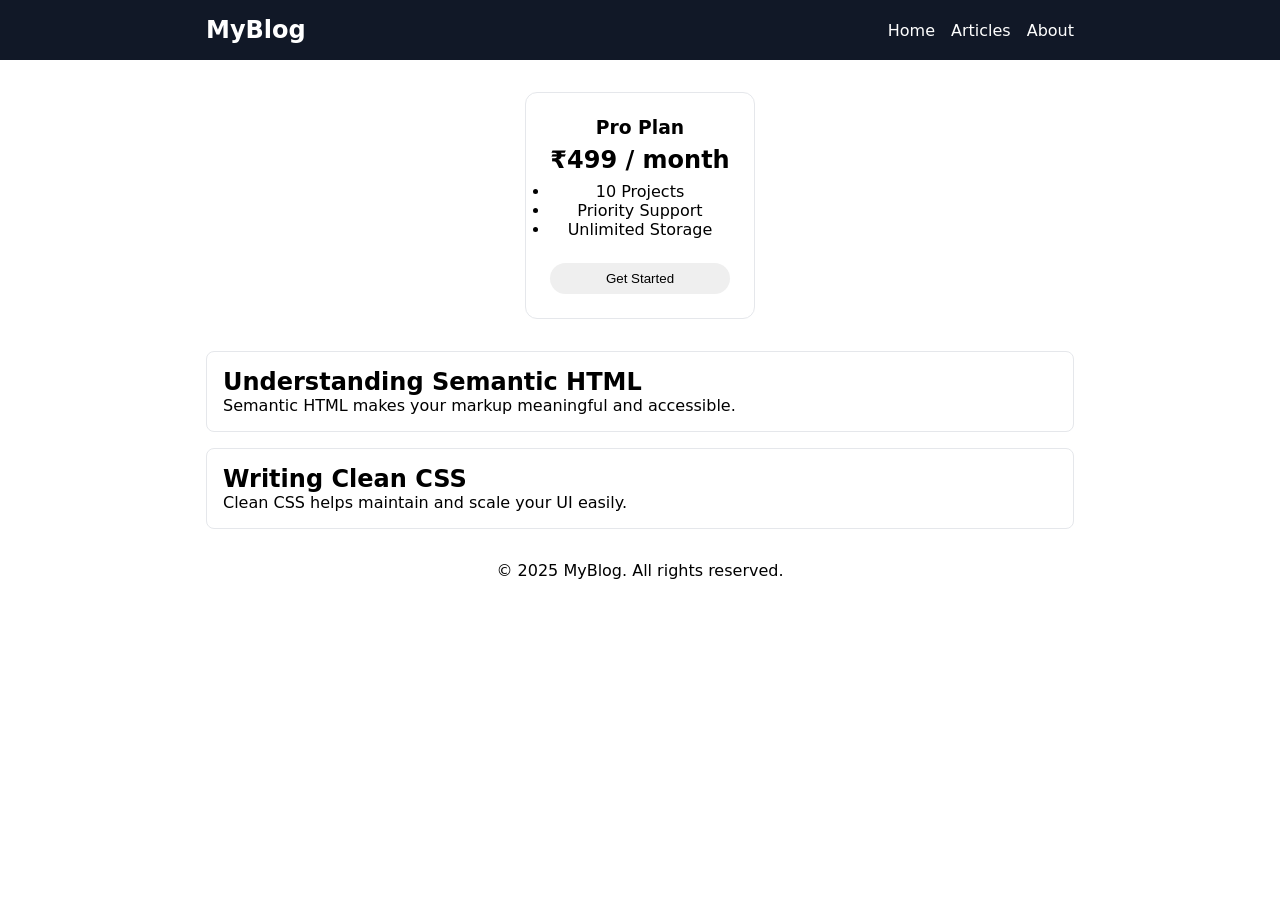
<file: week1/day1/index.html>
<!DOCTYPE html>
<html lang="en">
<head>
  <meta charset="UTF-8" />
  <title>My Blog</title>
  <link rel="stylesheet" href="style.css" />
</head>
<body>
  <header>
    <nav class="navbar">
      <h1 class="logo">MyBlog</h1>
      <ul class="nav-links">
        <li><a href="#">Home</a></li>
        <li><a href="#">Articles</a></li>
        <li><a href="#">About</a></li>
      </ul>
      <button class="menu-btn">☰</button>
    </nav>
  </header>

  <section class="pricing">
  <div class="pricing-card">
    <h3>Pro Plan</h3>
    <p class="price">₹499 / month</p>
    <ul>
      <li>10 Projects</li>
      <li>Priority Support</li>
      <li>Unlimited Storage</li>
    </ul>
    <button>Get Started</button>
  </div>
</section>


  <main>
    <article class="post">
      <h2>Understanding Semantic HTML</h2>
      <p>Semantic HTML makes your markup meaningful and accessible.</p>
    </article>

    <article class="post">
      <h2>Writing Clean CSS</h2>
      <p>Clean CSS helps maintain and scale your UI easily.</p>
    </article>
  </main>

  <footer>
    <p>© 2025 MyBlog. All rights reserved.</p>
  </footer>

  <script src="script.js"></script>
</body>
</html>
</file>
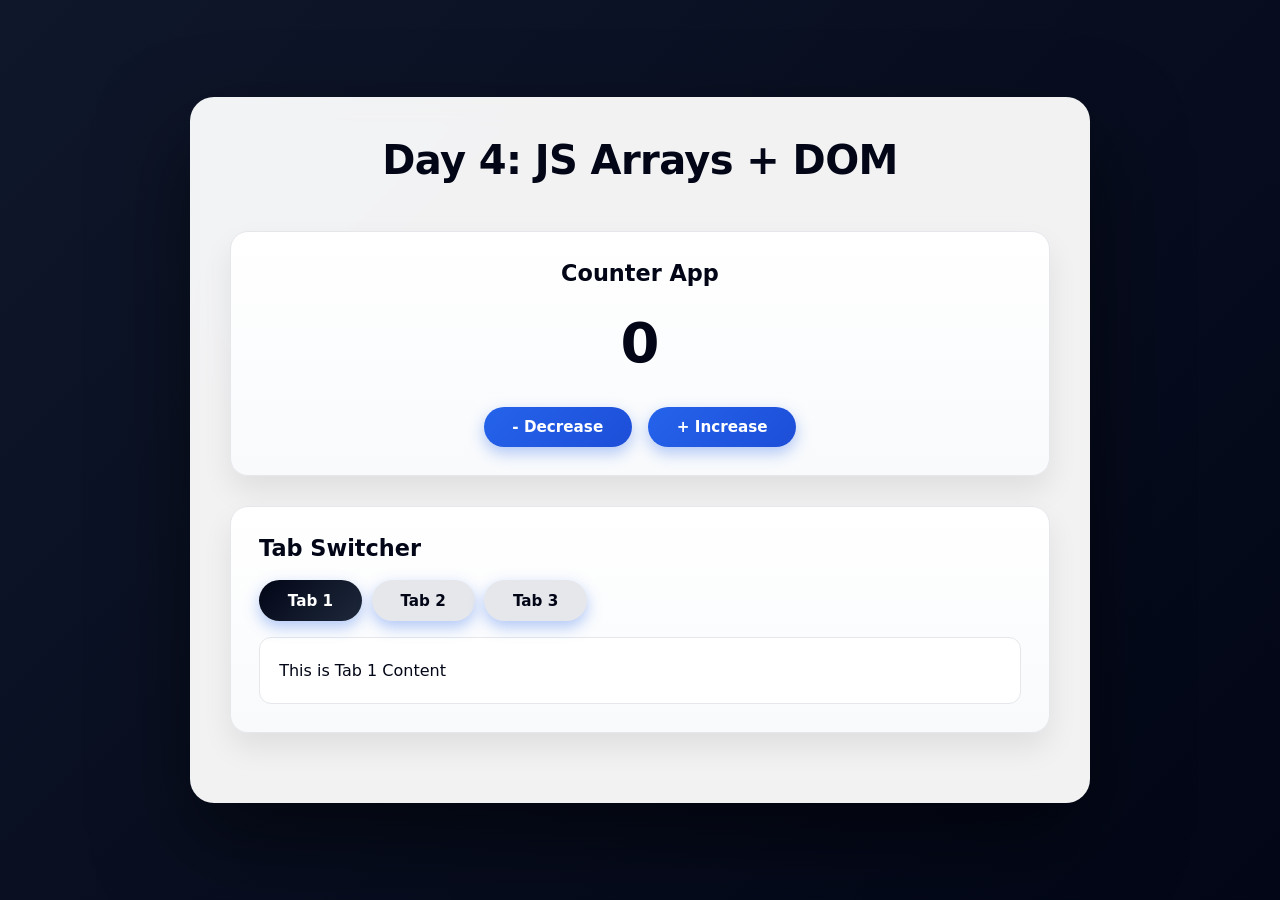
<file: week1/day4/index.html>
<!DOCTYPE html>
<html lang="en">
<head>
  <meta charset="UTF-8">
  <title>Day 4 - JS DOM Core</title>
  <link rel="stylesheet" href="style.css">
</head>
<body>

  <div class="container">
    <h1>Day 4: JS Arrays + DOM</h1>
    <section>
      <h2>Counter App</h2>
      <p id="count">0</p>
      <div class="btn-group">
        <button id="dec">- Decrease</button>
        <button id="inc">+ Increase</button>
      </div>
    </section>
    <section>
      <h2>Tab Switcher</h2>

      <div class="tabs">
        <button class="tab-btn active" data-tab="tab1">Tab 1</button>
        <button class="tab-btn" data-tab="tab2">Tab 2</button>
        <button class="tab-btn" data-tab="tab3">Tab 3</button>
      </div>

      <div class="tab-content-wrapper">
        <div class="tab-content active" id="tab1">This is Tab 1 Content</div>
        <div class="tab-content" id="tab2">This is Tab 2 Content</div>
        <div class="tab-content" id="tab3">This is Tab 3 Content</div>
      </div>
    </section>
  </div>

  <script src="script.js"></script>
</body>
</html>
</file>
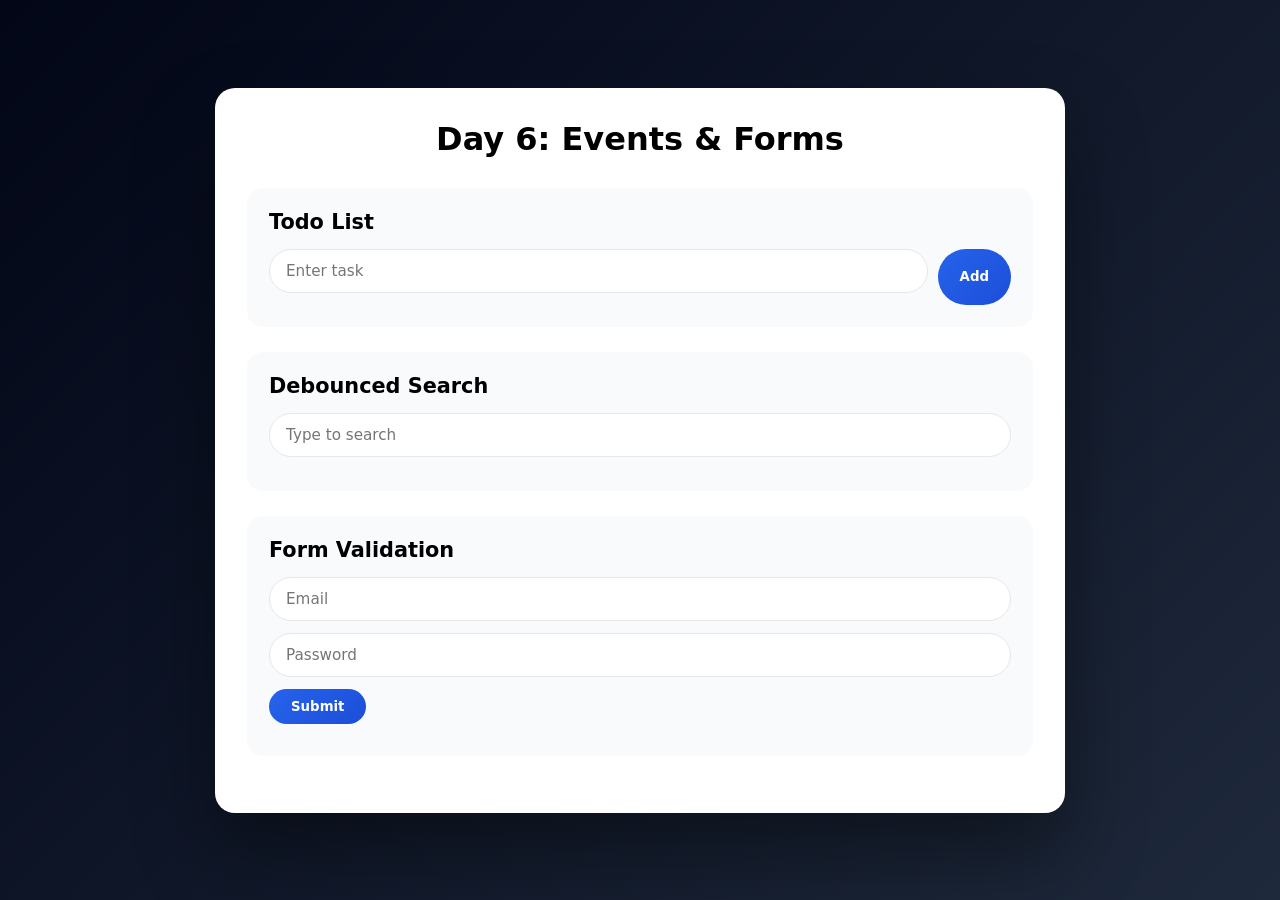
<file: week1/day6/index.html>
<!DOCTYPE html>
<html lang="en">
<head>
  <meta charset="UTF-8">
  <title>Day 6</title>
  <link rel="stylesheet" href="style.css">
</head>
<body>

  <div class="container">
    <h1>Day 6: Events & Forms</h1>

    <section>
      <h2>Todo List</h2>
      <div class="todo-input">
        <input id="todo-input" placeholder="Enter task">
        <button id="add-todo">Add</button>
      </div>
      <ul id="todo-list"></ul>
    </section>

    <section>
      <h2>Debounced Search</h2>
      <input id="debounce-input" placeholder="Type to search">
      <p id="debounce-result"></p>
    </section>

    <section>
      <h2>Form Validation</h2>
      <form id="form">
        <input type="email" id="email" placeholder="Email">
        <input type="password" id="password" placeholder="Password">
        <button type="submit">Submit</button>
        <p id="form-message"></p>
      </form>
    </section>

  </div>

  <script src="script.js"></script>
</body>
</html>
</file>
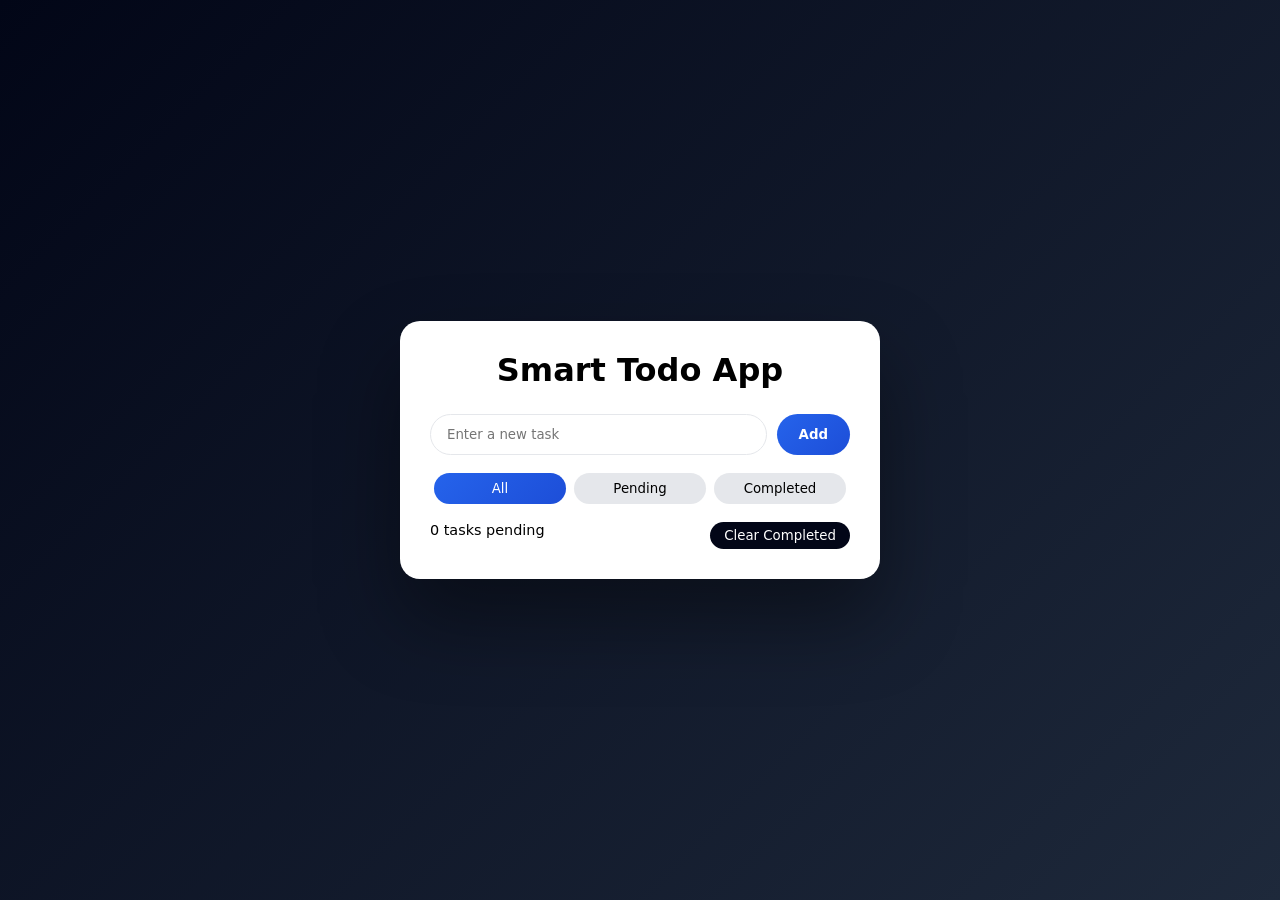
<file: week1/mini-project/index.html>
<!DOCTYPE html>
<html lang="en">
<head>
  <meta charset="UTF-8">
  <title>Final Mini Project - Todo App</title>
  <link rel="stylesheet" href="style.css">
</head>
<body>

  <div class="container">
    <h1>Smart Todo App</h1>

    <div class="todo-input">
      <input id="task-input" placeholder="Enter a new task">
      <button id="add-btn">Add</button>
    </div>

    <div class="filters">
      <button class="filter active" data-filter="all">All</button>
      <button class="filter" data-filter="pending">Pending</button>
      <button class="filter" data-filter="done">Completed</button>
    </div>

    <ul id="todo-list"></ul>

    <div class="footer">
      <p id="task-count"></p>
      <button id="clear-completed">Clear Completed</button>
    </div>
  </div>

  <script src="script.js"></script>
</body>
</html>
</file>
<file: week1/day1/style.css>
* {
  box-sizing: border-box;
  margin: 0;
  padding: 0;
}

body {
  font-family: system-ui, sans-serif;
}

header {
  background: #111827;
  color: white;
}

.navbar {
  max-width: 900px;
  margin: 0 auto;
  padding: 1rem;
  display: flex;
  align-items: center;
  justify-content: space-between;
}

.nav-links {
  list-style: none;
  display: flex;
  gap: 1rem;
}

.nav-links a {
  color: white;
  text-decoration: none;
}

.menu-btn {
  display: none;
  font-size: 1.5rem;
  background: none;
  border: none;
  color: white;
}

@media (max-width: 600px) {
  .nav-links {
    position: absolute;
    top: 60px;
    right: 10px;
    background: #111827;
    padding: 1rem;
    flex-direction: column;
    display: none;
  }

  .nav-links.show {
    display: flex;
  }

  .menu-btn {
    display: block;
  }
}

main {
  max-width: 900px;
  margin: 2rem auto;
  padding: 0 1rem;
}

.post {
  padding: 1rem;
  border: 1px solid #e5e7eb;
  border-radius: 0.5rem;
  margin-bottom: 1rem;
}
* {
  box-sizing: border-box;
  margin: 0;
  padding: 0;
}

body {
  font-family: system-ui, sans-serif;
}

header {
  background: #111827;
  color: white;
}

.navbar {
  max-width: 900px;
  margin: 0 auto;
  padding: 1rem;
  display: flex;
  align-items: center;
  justify-content: space-between;
}

.nav-links {
  list-style: none;
  display: flex;
  gap: 1rem;
}

.nav-links a {
  color: white;
  text-decoration: none;
}

.menu-btn {
  display: none;
  font-size: 1.5rem;
  background: none;
  border: none;
  color: white;
}

@media (max-width: 600px) {
  .nav-links {
    position: absolute;
    top: 60px;
    right: 10px;
    background: #111827;
    padding: 1rem;
    flex-direction: column;
    display: none;
  }

  .nav-links.show {
    display: flex;
  }

  .menu-btn {
    display: block;
  }
}

main {
  max-width: 900px;
  margin: 2rem auto;
  padding: 0 1rem;
}

footer {
    text-align: center;
}

.post {
  padding: 1rem;
  border: 1px solid #e5e7eb;
  border-radius: 0.5rem;
  margin-bottom: 1rem;
}

.pricing {
  display: flex;
  justify-content: center;
  margin-top: 2rem;
}

.pricing-card {
  display: flex;
  flex-direction: column;
  gap: 0.5rem;
  border-radius: 0.75rem;
  border: 1px solid #e5e7eb;
  padding: 1.5rem;
  max-width: 300px;
  text-align: center;
}

.pricing-card .price {
  font-size: 1.5rem;
  font-weight: bold;
}

.pricing-card button {
  margin-top: 1rem;
  padding: 0.5rem;
  border-radius: 999px;
  border: none;
  cursor: pointer;
}
</file>
<file: week1/day4/style.css>
* {
  margin: 0;
  padding: 0;
  box-sizing: border-box;
  font-family: "Inter", system-ui, sans-serif;
}

body {
  min-height: 100vh;
  background: linear-gradient(135deg, #0f172a, #020617);
  display: flex;
  align-items: center;
  justify-content: center;
  padding: 30px;
  color: #020617;
}

.container {
  width: 100%;
  max-width: 900px;
  background: rgba(255, 255, 255, 0.95);
  backdrop-filter: blur(14px);
  border-radius: 24px;
  padding: 40px;
  box-shadow: 0 40px 90px rgba(0, 0, 0, 0.5);
}

h1 {
  text-align: center;
  font-size: 2.5rem;
  margin-bottom: 3rem;
  font-weight: 700;
  letter-spacing: -0.6px;
}

h2 {
  font-size: 1.4rem;
  margin-bottom: 1.2rem;
  font-weight: 600;
}

section {
  background: linear-gradient(180deg, #ffffff, #f8fafc);
  border-radius: 18px;
  padding: 28px;
  margin-bottom: 30px;
  border: 1px solid #e5e7eb;
  box-shadow: 0 15px 30px rgba(0, 0, 0, 0.08);
}

section:first-of-type {
  text-align: center;
}

#count {
  font-size: 3.5rem;
  font-weight: 700;
  margin: 1.5rem 0 2rem;
}

.btn-group {
  display: flex;
  gap: 1rem;
  justify-content: center;
  flex-wrap: wrap;
}

button {
  padding: 0.7rem 1.8rem;
  border-radius: 999px;
  border: none;
  font-size: 0.95rem;
  font-weight: 600;
  cursor: pointer;
  background: linear-gradient(135deg, #2563eb, #1d4ed8);
  color: white;
  transition: all 0.2s ease;
  box-shadow: 0 6px 15px rgba(37, 99, 235, 0.35);
}

button:hover {
  transform: translateY(-2px);
  box-shadow: 0 14px 30px rgba(37, 99, 235, 0.45);
}

button:active {
  transform: scale(0.96);
}

.tabs {
  display: flex;
  gap: 0.6rem;
  margin-bottom: 1rem;
  flex-wrap: wrap;
}

.tab-btn {
  background: #e5e7eb;
  color: #020617;
}

.tab-btn.active {
  background: linear-gradient(135deg, #020617, #1e293b);
  color: white;
}

.tab-content-wrapper {
  margin-top: 1rem;
}

.tab-content {
  display: none;
  background: white;
  border-radius: 12px;
  padding: 1.2rem;
  border: 1px solid #e5e7eb;
  line-height: 1.7;
  animation: slideFade 0.25s ease;
}

.tab-content.active {
  display: block;
}

.console-info {
  text-align: center;
  font-size: 0.95rem;
  color: #475569;
}

@keyframes slideFade {
  from {
    opacity: 0;
    transform: translateY(10px);
  }
  to {
    opacity: 1;
    transform: translateY(0);
  }
}

@media (max-width: 720px) {
  .container {
    padding: 24px;
  }

  h1 {
    font-size: 1.9rem;
  }

  h2 {
    font-size: 1.2rem;
  }

  #count {
    font-size: 2.6rem;
  }

  button {
    width: 100%;
  }
}
</file>
<file: week1/day6/style.css>
* {
  margin: 0;
  padding: 0;
  box-sizing: border-box;
  font-family: system-ui, sans-serif;
}

body {
  min-height: 100vh;
  background: linear-gradient(135deg, #020617, #1e293b);
  display: flex;
  align-items: center;
  justify-content: center;
  padding: 30px;
}

.container {
  width: 100%;
  max-width: 850px;
  background: white;
  border-radius: 20px;
  padding: 32px;
  box-shadow: 0 40px 80px rgba(0,0,0,0.4);
}

h1 {
  text-align: center;
  font-size: 2rem;
  margin-bottom: 30px;
}

h2 {
  margin-bottom: 15px;
  font-size: 1.3rem;
}

section {
  background: #f8fafc;
  padding: 22px;
  border-radius: 16px;
  margin-bottom: 25px;
}

input {
  width: 100%;
  padding: 12px 16px;
  border-radius: 999px;
  border: 1px solid #e5e7eb;
  font-size: 0.95rem;
  margin-bottom: 12px;
}

button {
  padding: 10px 22px;
  border-radius: 999px;
  border: none;
  background: linear-gradient(135deg, #2563eb, #1d4ed8);
  color: white;
  font-weight: 600;
  cursor: pointer;
  transition: 0.2s;
}

button:hover {
  transform: translateY(-2px);
  box-shadow: 0 10px 20px rgba(37,99,235,0.4);
}

.todo-input {
  display: flex;
  gap: 10px;
}

.todo-input input {
  flex: 1;
}

#todo-list li {
  background: white;
  padding: 12px 16px;
  border-radius: 999px;
  margin-bottom: 10px;
  display: flex;
  justify-content: space-between;
  cursor: pointer;
}

#todo-list li.done {
  text-decoration: line-through;
  opacity: 0.6;
}

#debounce-result {
  font-size: 0.9rem;
  color: #475569;
}

#form-message {
  margin-top: 10px;
  font-size: 0.9rem;
}
</file>
<file: week1/mini-project/style.css>
* {
  margin: 0;
  padding: 0;
  box-sizing: border-box;
  font-family: system-ui, sans-serif;
}

body {
  min-height: 100vh;
  background: linear-gradient(135deg, #020617, #1e293b);
  display: flex;
  align-items: center;
  justify-content: center;
  padding: 30px;
}

.container {
  width: 100%;
  max-width: 480px;
  background: white;
  padding: 30px;
  border-radius: 20px;
  box-shadow: 0 40px 80px rgba(0,0,0,0.4);
}

h1 {
  text-align: center;
  margin-bottom: 25px;
}

.todo-input {
  display: flex;
  gap: 10px;
  margin-bottom: 18px;
}

.todo-input input {
  flex: 1;
  padding: 12px 16px;
  border-radius: 999px;
  border: 1px solid #e5e7eb;
}

.todo-input button {
  padding: 12px 22px;
  border-radius: 999px;
  border: none;
  background: linear-gradient(135deg, #2563eb, #1d4ed8);
  color: white;
  font-weight: 600;
  cursor: pointer;
}

.filters {
  display: flex;
  justify-content: space-between;
  margin-bottom: 18px;
}

.filters button {
  flex: 1;
  margin: 0 4px;
  padding: 8px;
  border-radius: 999px;
  border: none;
  background: #e5e7eb;
  cursor: pointer;
  font-weight: 500;
}

.filters .active {
  background: linear-gradient(135deg, #2563eb, #1d4ed8);
  color: white;
}

#todo-list {
  list-style: none;
  margin-bottom: 18px;
}

#todo-list li {
  background: #f8fafc;
  padding: 12px 14px;
  border-radius: 999px;
  margin-bottom: 10px;
  display: flex;
  align-items: center;
  justify-content: space-between;
}

#todo-list li.done {
  text-decoration: line-through;
  opacity: 0.6;
}

#todo-list button {
  background: crimson;
  border: none;
  color: white;
  padding: 6px 12px;
  border-radius: 999px;
  cursor: pointer;
}

.footer {
  display: flex;
  justify-content: space-between;
  font-size: 0.9rem;
}

#clear-completed {
  background: #020617;
  color: white;
  border-radius: 999px;
  padding: 6px 14px;
  border: none;
  cursor: pointer;
}

.task {
  display: flex;
  align-items: center;
  gap: 10px;
}

.task input {
  width: 18px;
  height: 18px;
  cursor: pointer;
}

.task span {
  font-size: 0.95rem;
}
</file>
